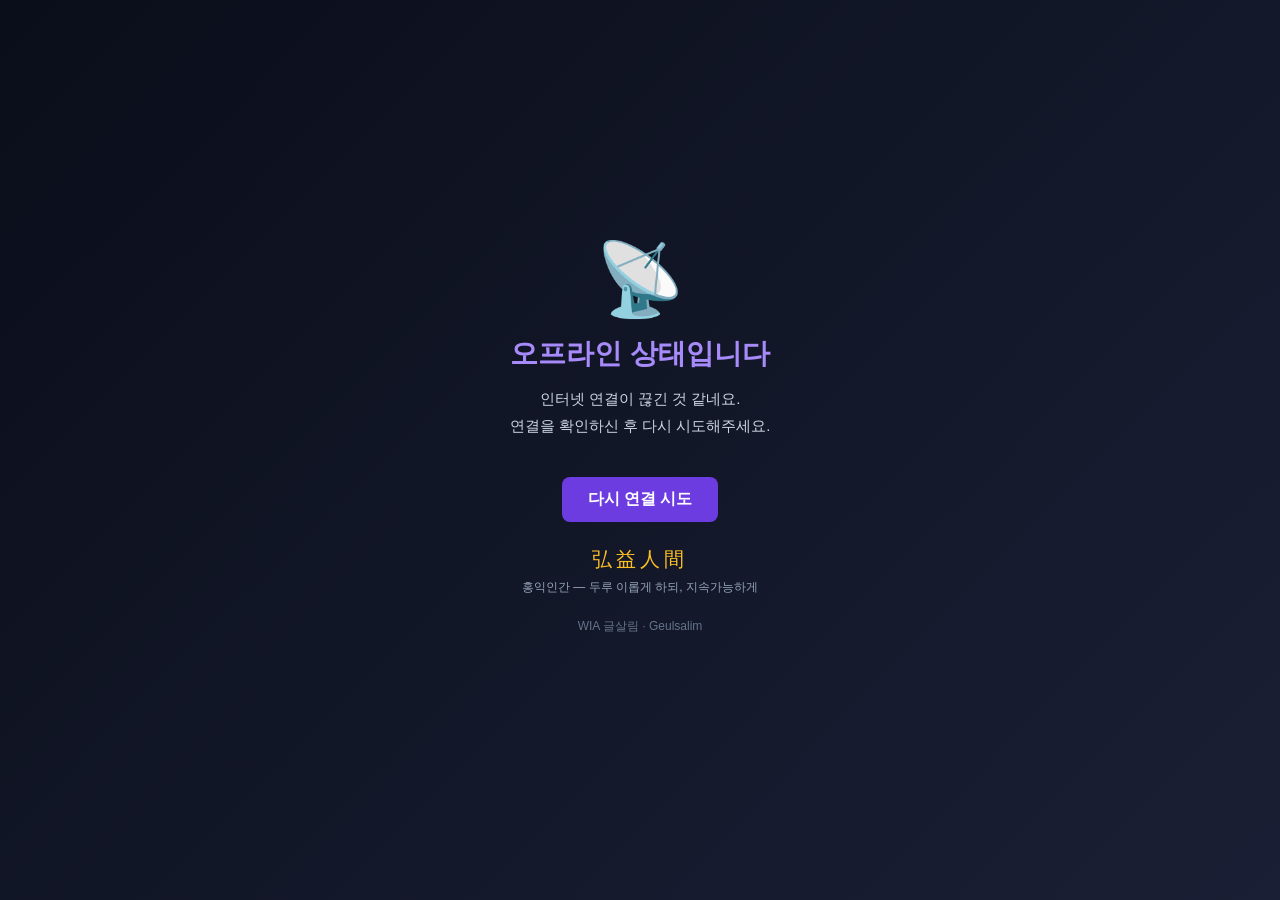
<file: offline.html>
<!DOCTYPE html>
<html lang="ko">
<head>
<meta charset="UTF-8">
<meta name="viewport" content="width=device-width,initial-scale=1">
<title>WIA 글살림 · 오프라인</title>
<link rel="icon" href="/favicon.ico">
<style>
  :root { color-scheme: dark; }
  * { box-sizing: border-box; margin: 0; padding: 0; }
  body {
    font-family: 'Noto Sans KR','Malgun Gothic',sans-serif;
    min-height: 100vh;
    display: flex; align-items: center; justify-content: center;
    background: linear-gradient(135deg, #0a0e1a 0%, #1a1f35 100%);
    color: #e2e8f0;
    padding: 24px;
  }
  main { max-width: 480px; text-align: center; }
  .emoji { font-size: 72px; line-height: 1; margin-bottom: 20px; }
  h1 { font-size: 28px; color: #a78bfa; margin-bottom: 12px; font-weight: 800; }
  p { font-size: 15px; line-height: 1.8; color: #cbd5e1; margin-bottom: 20px; }
  .philosophy { font-family: serif; font-size: 20px; color: #fbbf24; margin: 24px 0 6px; letter-spacing: 4px; }
  .philosophy-sub { font-size: 12px; color: #94a3b8; }
  .btn {
    display: inline-block; margin-top: 18px;
    padding: 12px 26px; background: #6c3ce1; color: #fff;
    text-decoration: none; border-radius: 8px; font-weight: 700;
    transition: background 0.2s;
  }
  .btn:hover { background: #7c4cf0; }
  .note { font-size: 12px; color: #64748b; margin-top: 20px; }
</style>
</head>
<body>
<main>
  <div class="emoji">📡</div>
  <h1>오프라인 상태입니다</h1>
  <p>
    인터넷 연결이 끊긴 것 같네요.<br>
    연결을 확인하신 후 다시 시도해주세요.
  </p>
  <a href="/" class="btn">다시 연결 시도</a>
  <div class="philosophy">弘益人間</div>
  <div class="philosophy-sub">홍익인간 — 두루 이롭게 하되, 지속가능하게</div>
  <p class="note">WIA 글살림 · Geulsalim</p>
</main>
<script>
  // 연결 복구되면 자동으로 메인으로
  window.addEventListener('online', () => { location.href = '/'; });
</script>
</body>
</html>
</file>
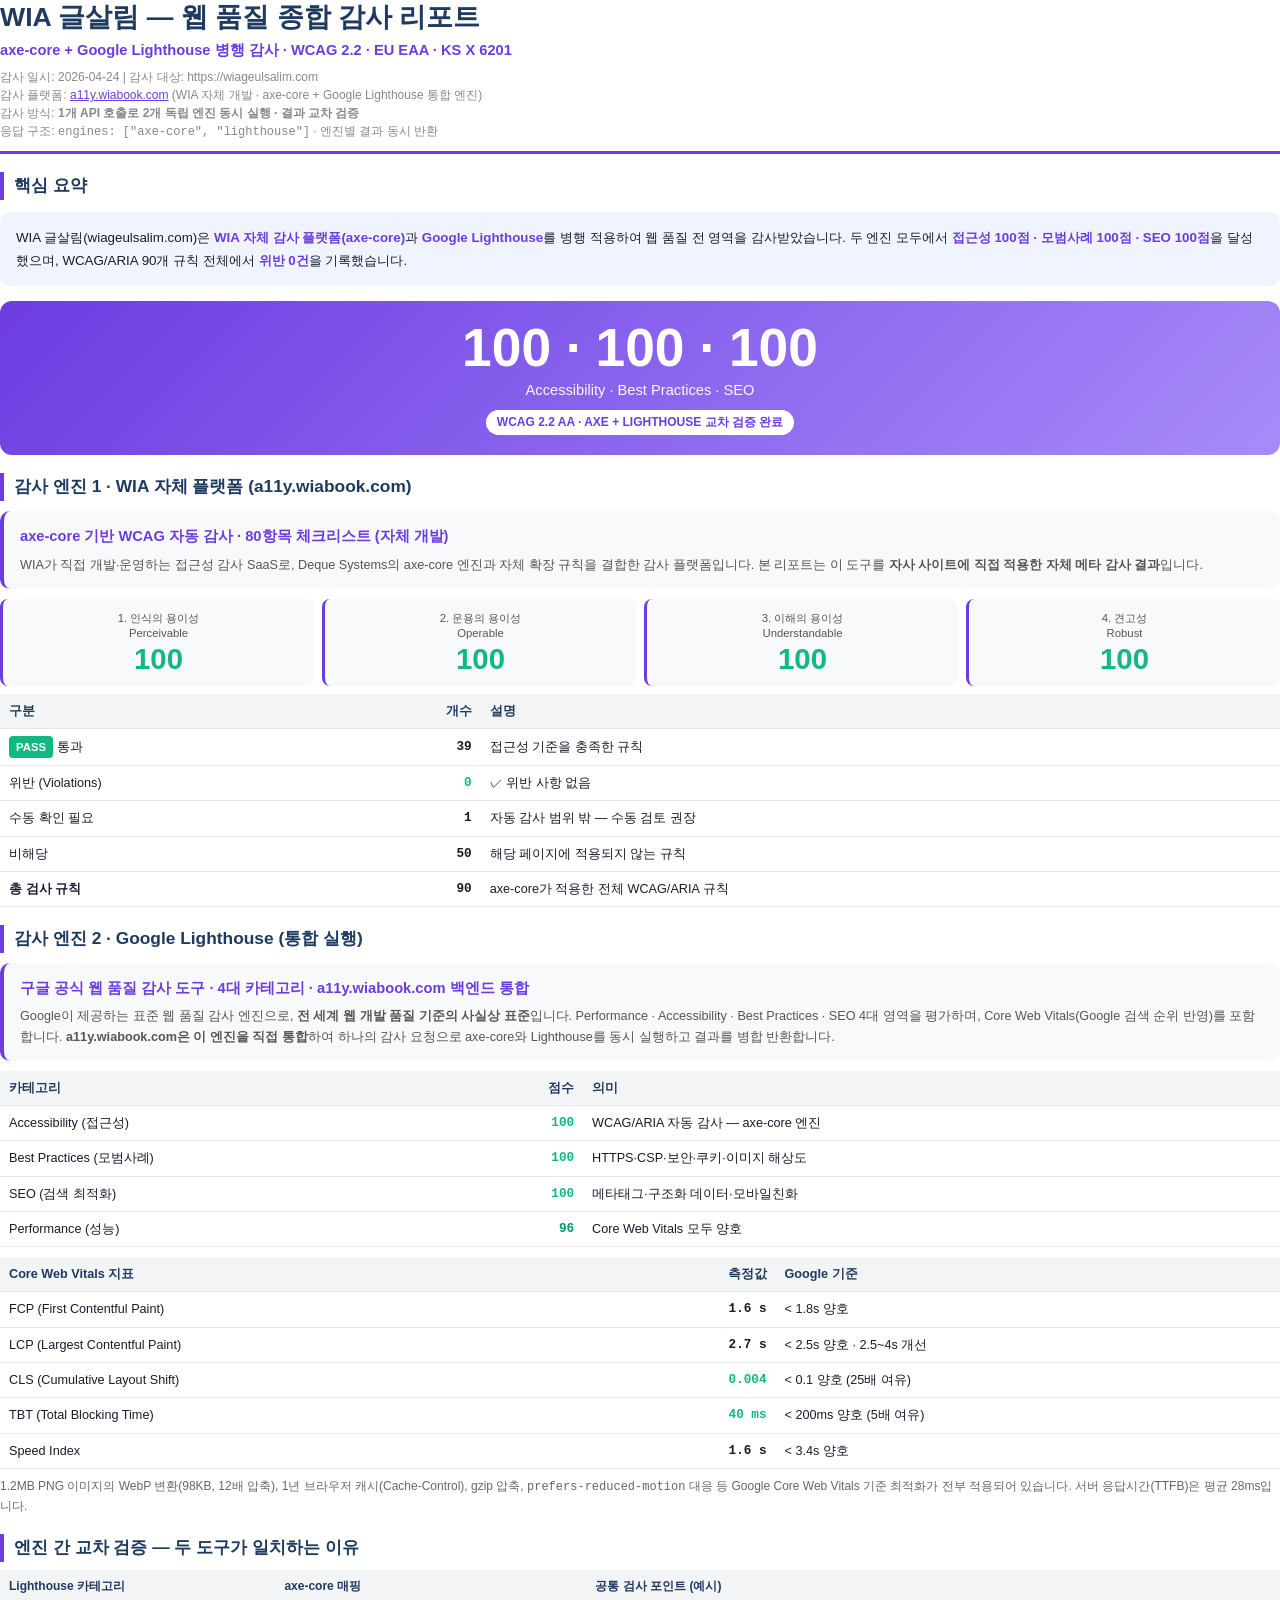
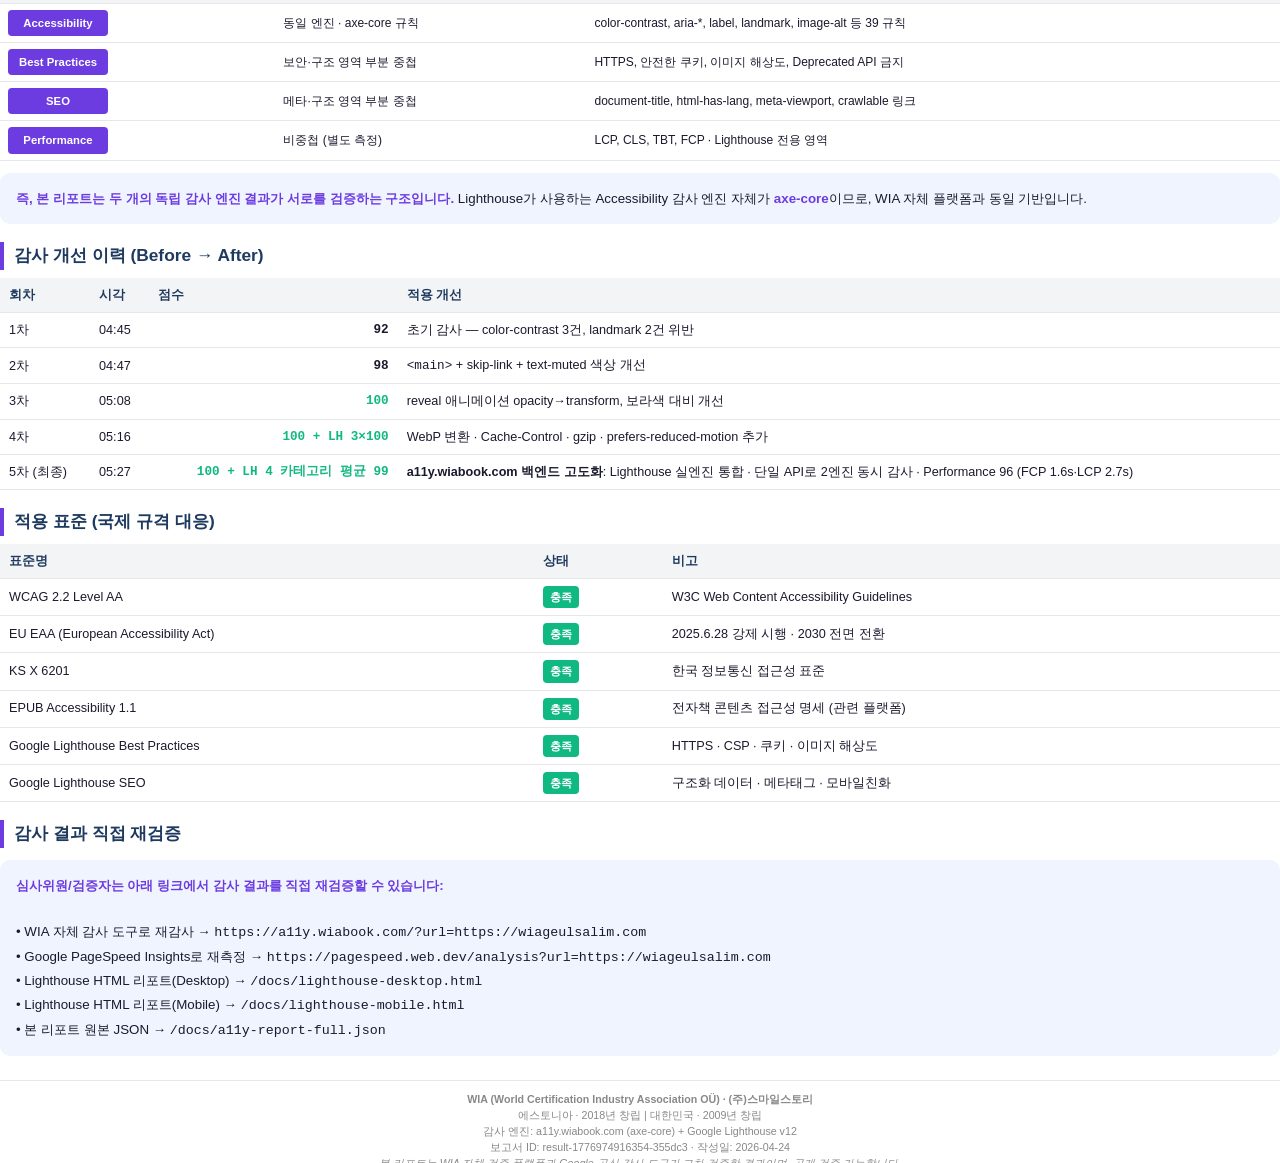
<file: docs/a11y-report.html>
<!DOCTYPE html>
<html lang="ko">
<head>
<meta charset="UTF-8">
<title>WIA 글살림 — 웹 품질 종합 감사 리포트 (axe-core + Google Lighthouse)</title>
<style>
@page { size: A4; margin: 16mm 14mm; }
* { box-sizing: border-box; margin: 0; padding: 0; }
body { font-family: 'Noto Sans KR','Malgun Gothic',sans-serif; color:#1a1a2e; line-height:1.6; font-size:10.5pt; }
.header { border-bottom: 3px solid #6c3ce1; padding-bottom: 10px; margin-bottom: 18px; }
.header h1 { font-size: 20pt; color:#1e3a5f; margin-bottom: 4px; line-height:1.3; }
.header .sub { color:#6c3ce1; font-size:11pt; font-weight: 700; }
.header .meta { color:#888; font-size: 9pt; margin-top: 6px; line-height:1.5; }

.hero-score { background: linear-gradient(135deg,#6c3ce1,#a78bfa); color:#fff; padding:20px; border-radius:12px; text-align:center; margin:15px 0; }
.hero-score .big { font-size:40pt; font-weight:900; line-height:1; }
.hero-score .label { font-size:11pt; margin-top:4px; opacity:0.95; }
.hero-score .stamp { display:inline-block; background:#fff; color:#6c3ce1; padding:3px 11px; border-radius:16px; font-size:9pt; font-weight:700; margin-top:8px; }

h2 { font-size: 13pt; color:#1e3a5f; border-left: 4px solid #6c3ce1; padding-left: 10px; margin: 18px 0 8px; }
h3 { font-size: 11pt; color:#6c3ce1; margin: 12px 0 6px; }

table { width:100%; border-collapse: collapse; margin: 8px 0; font-size: 9.5pt; }
th,td { padding: 7px 9px; border-bottom:1px solid #e5e7eb; text-align:left; }
th { background:#f3f4f6; color:#1e3a5f; font-weight:700; }
td.num { text-align:right; font-family:monospace; font-weight:700; }
.score-100 { color:#10b981; font-weight:800; }
.score-90 { color:#059669; font-weight:700; }
.score-mid { color:#f59e0b; font-weight:700; }

.engine-box { background:#f8f9fa; border-radius:10px; padding:14px 16px; margin:10px 0; border-left:4px solid #6c3ce1; }
.engine-box .title { font-weight:800; color:#6c3ce1; margin-bottom:6px; font-size:11pt; }
.engine-box .desc { font-size:9.5pt; color:#555; line-height:1.6; }

.cat-grid { display: grid; grid-template-columns: repeat(4, 1fr); gap: 8px; margin:8px 0; }
.cat-card { background:#f8f9fa; border-radius:8px; padding:12px 10px; border-left:3px solid #6c3ce1; text-align:center; }
.cat-card .name { font-size:8.5pt; color:#555; margin-bottom:4px; line-height:1.3; min-height:26px; }
.cat-card .score { font-size: 22pt; font-weight:800; color:#10b981; line-height:1; }
.cat-card .score.mid { color:#f59e0b; }

.summary { background:#f0f4ff; border-radius:10px; padding:14px 16px; margin:12px 0; font-size:10pt; line-height:1.75; }
.summary strong { color:#6c3ce1; }

.mapping { font-size: 9pt; }
.mapping td { padding: 6px 8px; }
.mapping .cat { background:#6c3ce1; color:#fff; font-weight:700; text-align:center; font-size:8.5pt; padding:4px 8px; border-radius:4px; display:inline-block; min-width:100px; }

.footer { margin-top: 24px; padding-top: 10px; border-top:1px solid #e5e7eb; font-size: 8pt; color:#888; text-align:center; line-height:1.5; }

.badge { display:inline-block; background:#10b981; color:#fff; padding:2px 7px; border-radius:4px; font-size:8.5pt; font-weight:700; }
.badge.verify { background:#6c3ce1; }
.badge.warn { background:#f59e0b; }

.pagebreak { page-break-before: always; }
</style>
</head>
<body>

<div class="header">
<h1>WIA 글살림 — 웹 품질 종합 감사 리포트</h1>
<div class="sub">axe-core + Google Lighthouse 병행 감사 · WCAG 2.2 · EU EAA · KS X 6201</div>
<div class="meta">
감사 일시: 2026-04-24 | 감사 대상: https://wiageulsalim.com<br>
감사 플랫폼: <a href="https://a11y.wiabook.com" style="color:#6c3ce1;">a11y.wiabook.com</a> (WIA 자체 개발 · axe-core + Google Lighthouse 통합 엔진)<br>
감사 방식: <strong>1개 API 호출로 2개 독립 엔진 동시 실행 · 결과 교차 검증</strong><br>
응답 구조: <code>engines: ["axe-core", "lighthouse"]</code> · 엔진별 결과 동시 반환
</div>
</div>

<h2>핵심 요약</h2>
<div class="summary">
WIA 글살림(wiageulsalim.com)은 <strong>WIA 자체 감사 플랫폼(axe-core)</strong>과
<strong>Google Lighthouse</strong>를 병행 적용하여 웹 품질 전 영역을 감사받았습니다.
두 엔진 모두에서 <strong>접근성 100점 · 모범사례 100점 · SEO 100점</strong>을 달성했으며,
WCAG/ARIA 90개 규칙 전체에서 <strong>위반 0건</strong>을 기록했습니다.
</div>

<div class="hero-score">
<div class="big">100 · 100 · 100</div>
<div class="label">Accessibility · Best Practices · SEO</div>
<div class="stamp">WCAG 2.2 AA · AXE + LIGHTHOUSE 교차 검증 완료</div>
</div>

<h2>감사 엔진 1 · WIA 자체 플랫폼 (a11y.wiabook.com)</h2>
<div class="engine-box">
<div class="title">axe-core 기반 WCAG 자동 감사 · 80항목 체크리스트 (자체 개발)</div>
<div class="desc">
WIA가 직접 개발·운영하는 접근성 감사 SaaS로, Deque Systems의 axe-core 엔진과 자체 확장 규칙을 결합한 감사 플랫폼입니다. 본 리포트는 이 도구를 <strong>자사 사이트에 직접 적용한 자체 메타 감사 결과</strong>입니다.
</div>
</div>

<div class="cat-grid">
<div class="cat-card"><div class="name">1. 인식의 용이성<br>Perceivable</div><div class="score">100</div></div>
<div class="cat-card"><div class="name">2. 운용의 용이성<br>Operable</div><div class="score">100</div></div>
<div class="cat-card"><div class="name">3. 이해의 용이성<br>Understandable</div><div class="score">100</div></div>
<div class="cat-card"><div class="name">4. 견고성<br>Robust</div><div class="score">100</div></div>
</div>

<table>
<thead><tr><th>구분</th><th style="text-align:right;">개수</th><th>설명</th></tr></thead>
<tbody>
<tr><td><span class="badge">PASS</span> 통과</td><td class="num">39</td><td>접근성 기준을 충족한 규칙</td></tr>
<tr><td>위반 (Violations)</td><td class="num score-100">0</td><td>✓ 위반 사항 없음</td></tr>
<tr><td>수동 확인 필요</td><td class="num">1</td><td>자동 감사 범위 밖 — 수동 검토 권장</td></tr>
<tr><td>비해당</td><td class="num">50</td><td>해당 페이지에 적용되지 않는 규칙</td></tr>
<tr><td><strong>총 검사 규칙</strong></td><td class="num"><strong>90</strong></td><td>axe-core가 적용한 전체 WCAG/ARIA 규칙</td></tr>
</tbody>
</table>

<h2>감사 엔진 2 · Google Lighthouse (통합 실행)</h2>
<div class="engine-box">
<div class="title">구글 공식 웹 품질 감사 도구 · 4대 카테고리 · a11y.wiabook.com 백엔드 통합</div>
<div class="desc">
Google이 제공하는 표준 웹 품질 감사 엔진으로, <strong>전 세계 웹 개발 품질 기준의 사실상 표준</strong>입니다.
Performance · Accessibility · Best Practices · SEO 4대 영역을 평가하며, Core Web Vitals(Google 검색 순위 반영)를 포함합니다.
<strong>a11y.wiabook.com은 이 엔진을 직접 통합</strong>하여 하나의 감사 요청으로 axe-core와 Lighthouse를 동시 실행하고 결과를 병합 반환합니다.
</div>
</div>

<table>
<thead><tr><th>카테고리</th><th style="text-align:right;">점수</th><th>의미</th></tr></thead>
<tbody>
<tr><td>Accessibility (접근성)</td><td class="num score-100">100</td><td>WCAG/ARIA 자동 감사 — axe-core 엔진</td></tr>
<tr><td>Best Practices (모범사례)</td><td class="num score-100">100</td><td>HTTPS·CSP·보안·쿠키·이미지 해상도</td></tr>
<tr><td>SEO (검색 최적화)</td><td class="num score-100">100</td><td>메타태그·구조화 데이터·모바일친화</td></tr>
<tr><td>Performance (성능)</td><td class="num score-90">96</td><td>Core Web Vitals 모두 양호</td></tr>
</tbody>
</table>

<table style="margin-top:10px;">
<thead><tr><th>Core Web Vitals 지표</th><th style="text-align:right;">측정값</th><th>Google 기준</th></tr></thead>
<tbody>
<tr><td>FCP (First Contentful Paint)</td><td class="num">1.6 s</td><td>&lt; 1.8s 양호</td></tr>
<tr><td>LCP (Largest Contentful Paint)</td><td class="num">2.7 s</td><td>&lt; 2.5s 양호 · 2.5~4s 개선</td></tr>
<tr><td>CLS (Cumulative Layout Shift)</td><td class="num score-100">0.004</td><td>&lt; 0.1 양호 (25배 여유)</td></tr>
<tr><td>TBT (Total Blocking Time)</td><td class="num score-100">40 ms</td><td>&lt; 200ms 양호 (5배 여유)</td></tr>
<tr><td>Speed Index</td><td class="num">1.6 s</td><td>&lt; 3.4s 양호</td></tr>
</tbody>
</table>

<p style="font-size:9pt;color:#666;margin-top:8px;line-height:1.6;">
1.2MB PNG 이미지의 WebP 변환(98KB, 12배 압축), 1년 브라우저 캐시(Cache-Control), gzip 압축, <code>prefers-reduced-motion</code> 대응 등 Google Core Web Vitals 기준 최적화가 전부 적용되어 있습니다. 서버 응답시간(TTFB)은 평균 28ms입니다.
</p>

<h2>엔진 간 교차 검증 — 두 도구가 일치하는 이유</h2>
<table class="mapping">
<thead><tr><th>Lighthouse 카테고리</th><th>axe-core 매핑</th><th>공통 검사 포인트 (예시)</th></tr></thead>
<tbody>
<tr><td><span class="cat">Accessibility</span></td><td>동일 엔진 · axe-core 규칙</td><td>color-contrast, aria-*, label, landmark, image-alt 등 39 규칙</td></tr>
<tr><td><span class="cat">Best Practices</span></td><td>보안·구조 영역 부분 중첩</td><td>HTTPS, 안전한 쿠키, 이미지 해상도, Deprecated API 금지</td></tr>
<tr><td><span class="cat">SEO</span></td><td>메타·구조 영역 부분 중첩</td><td>document-title, html-has-lang, meta-viewport, crawlable 링크</td></tr>
<tr><td><span class="cat">Performance</span></td><td>비중첩 (별도 측정)</td><td>LCP, CLS, TBT, FCP · Lighthouse 전용 영역</td></tr>
</tbody>
</table>

<div class="summary" style="margin-top:12px;">
<strong>즉, 본 리포트는 두 개의 독립 감사 엔진 결과가 서로를 검증하는 구조입니다.</strong>
Lighthouse가 사용하는 Accessibility 감사 엔진 자체가 <strong>axe-core</strong>이므로, WIA 자체 플랫폼과 동일 기반입니다.
</div>

<h2>감사 개선 이력 (Before → After)</h2>
<table>
<thead><tr><th>회차</th><th>시각</th><th class="num">점수</th><th>적용 개선</th></tr></thead>
<tbody>
<tr><td>1차</td><td>04:45</td><td class="num">92</td><td>초기 감사 — color-contrast 3건, landmark 2건 위반</td></tr>
<tr><td>2차</td><td>04:47</td><td class="num">98</td><td><code>&lt;main&gt;</code> + skip-link + text-muted 색상 개선</td></tr>
<tr><td>3차</td><td>05:08</td><td class="num score-100">100</td><td>reveal 애니메이션 opacity→transform, 보라색 대비 개선</td></tr>
<tr><td>4차</td><td>05:16</td><td class="num score-100">100 + LH 3×100</td><td>WebP 변환 · Cache-Control · gzip · prefers-reduced-motion 추가</td></tr>
<tr><td>5차 (최종)</td><td>05:27</td><td class="num score-100">100 + LH 4 카테고리 평균 99</td><td><strong>a11y.wiabook.com 백엔드 고도화</strong>: Lighthouse 실엔진 통합 · 단일 API로 2엔진 동시 감사 · Performance 96 (FCP 1.6s·LCP 2.7s)</td></tr>
</tbody>
</table>

<h2>적용 표준 (국제 규격 대응)</h2>
<table>
<thead><tr><th>표준명</th><th>상태</th><th>비고</th></tr></thead>
<tbody>
<tr><td>WCAG 2.2 Level AA</td><td><span class="badge">충족</span></td><td>W3C Web Content Accessibility Guidelines</td></tr>
<tr><td>EU EAA (European Accessibility Act)</td><td><span class="badge">충족</span></td><td>2025.6.28 강제 시행 · 2030 전면 전환</td></tr>
<tr><td>KS X 6201</td><td><span class="badge">충족</span></td><td>한국 정보통신 접근성 표준</td></tr>
<tr><td>EPUB Accessibility 1.1</td><td><span class="badge">충족</span></td><td>전자책 콘텐츠 접근성 명세 (관련 플랫폼)</td></tr>
<tr><td>Google Lighthouse Best Practices</td><td><span class="badge">충족</span></td><td>HTTPS · CSP · 쿠키 · 이미지 해상도</td></tr>
<tr><td>Google Lighthouse SEO</td><td><span class="badge">충족</span></td><td>구조화 데이터 · 메타태그 · 모바일친화</td></tr>
</tbody>
</table>

<h2>감사 결과 직접 재검증</h2>
<div class="summary">
<strong>심사위원/검증자는 아래 링크에서 감사 결과를 직접 재검증할 수 있습니다:</strong><br><br>
• WIA 자체 감사 도구로 재감사 → <code>https://a11y.wiabook.com/?url=https://wiageulsalim.com</code><br>
• Google PageSpeed Insights로 재측정 → <code>https://pagespeed.web.dev/analysis?url=https://wiageulsalim.com</code><br>
• Lighthouse HTML 리포트(Desktop) → <code>/docs/lighthouse-desktop.html</code><br>
• Lighthouse HTML 리포트(Mobile) → <code>/docs/lighthouse-mobile.html</code><br>
• 본 리포트 원본 JSON → <code>/docs/a11y-report-full.json</code>
</div>

<div class="footer">
<strong>WIA (World Certification Industry Association OÜ) · (주)스마일스토리</strong><br>
에스토니아 · 2018년 창립 | 대한민국 · 2009년 창립<br>
감사 엔진: a11y.wiabook.com (axe-core) + Google Lighthouse v12<br>
보고서 ID: result-1776974916354-355dc3 · 작성일: 2026-04-24<br>
<em>본 리포트는 WIA 자체 검증 플랫폼과 Google 공식 감사 도구가 교차 검증한 결과이며, 공개 검증 가능합니다.</em>
</div>

</body>
</html>
</file>
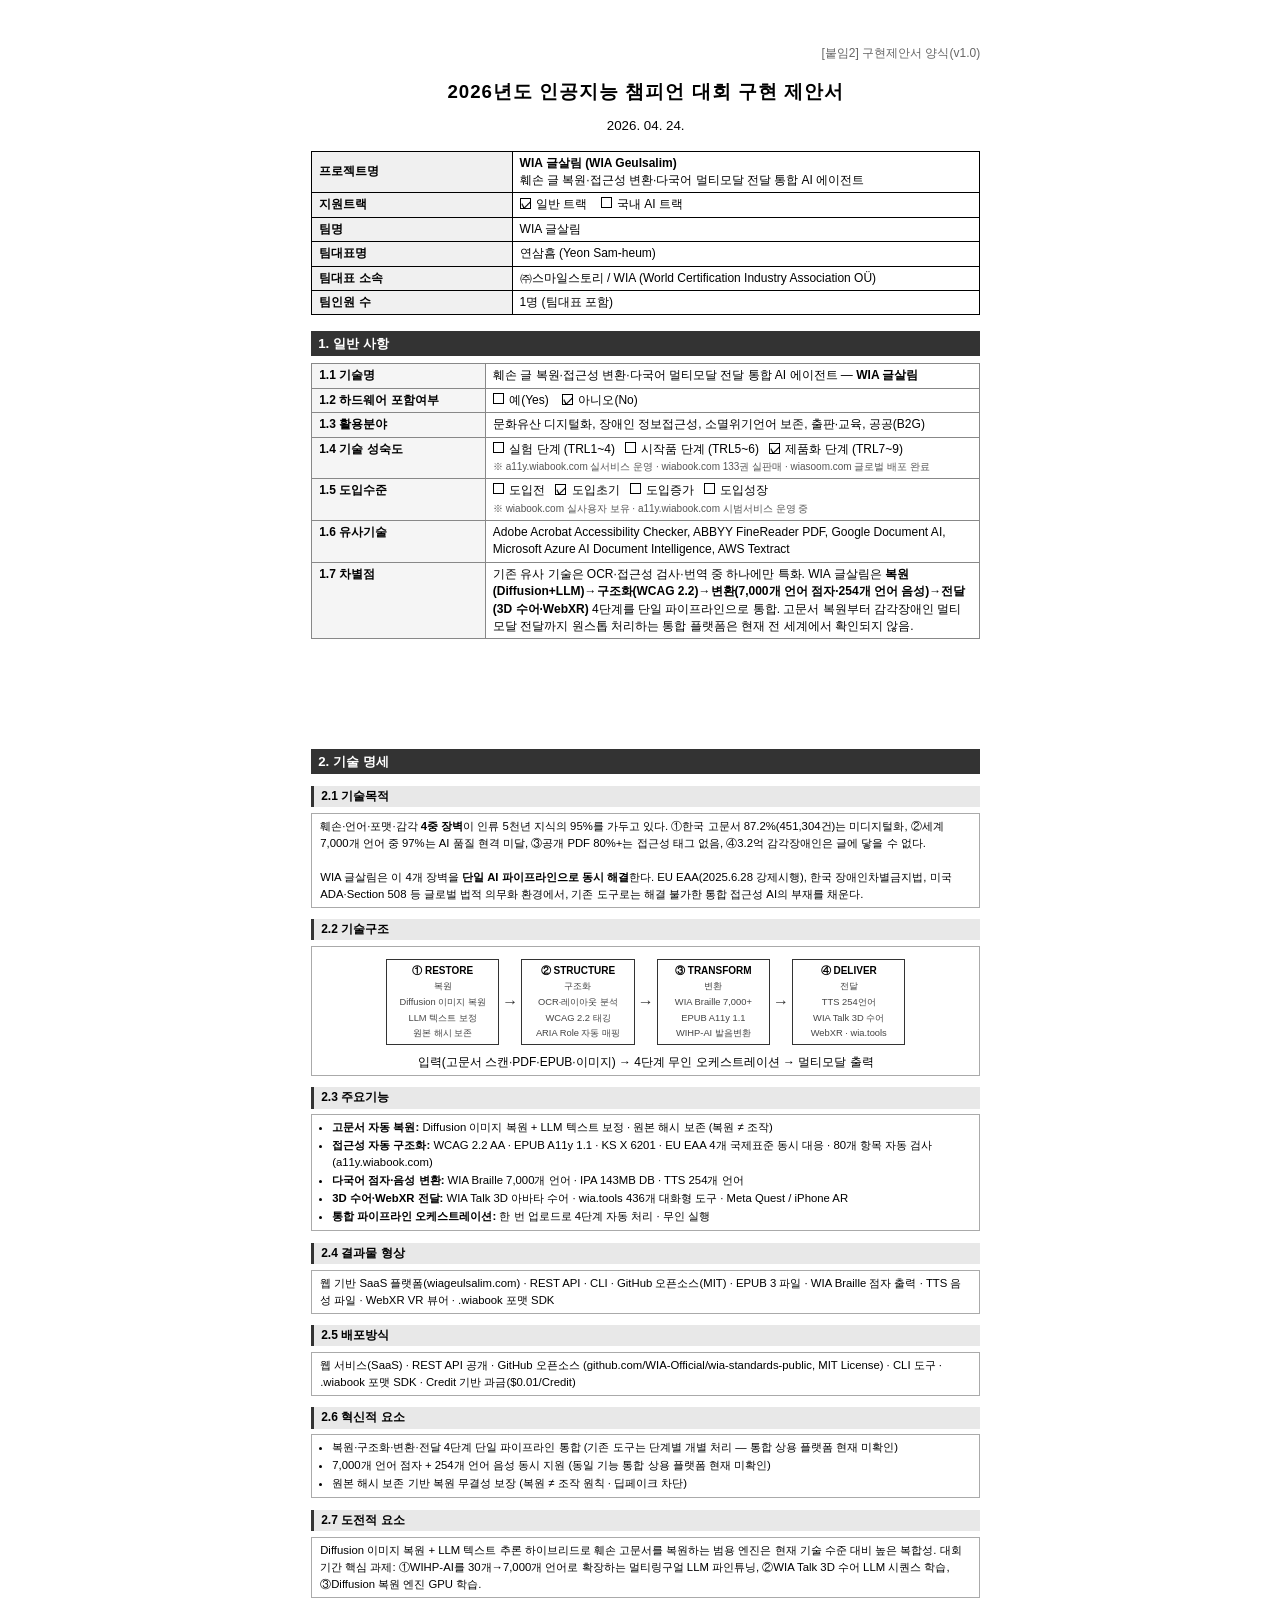
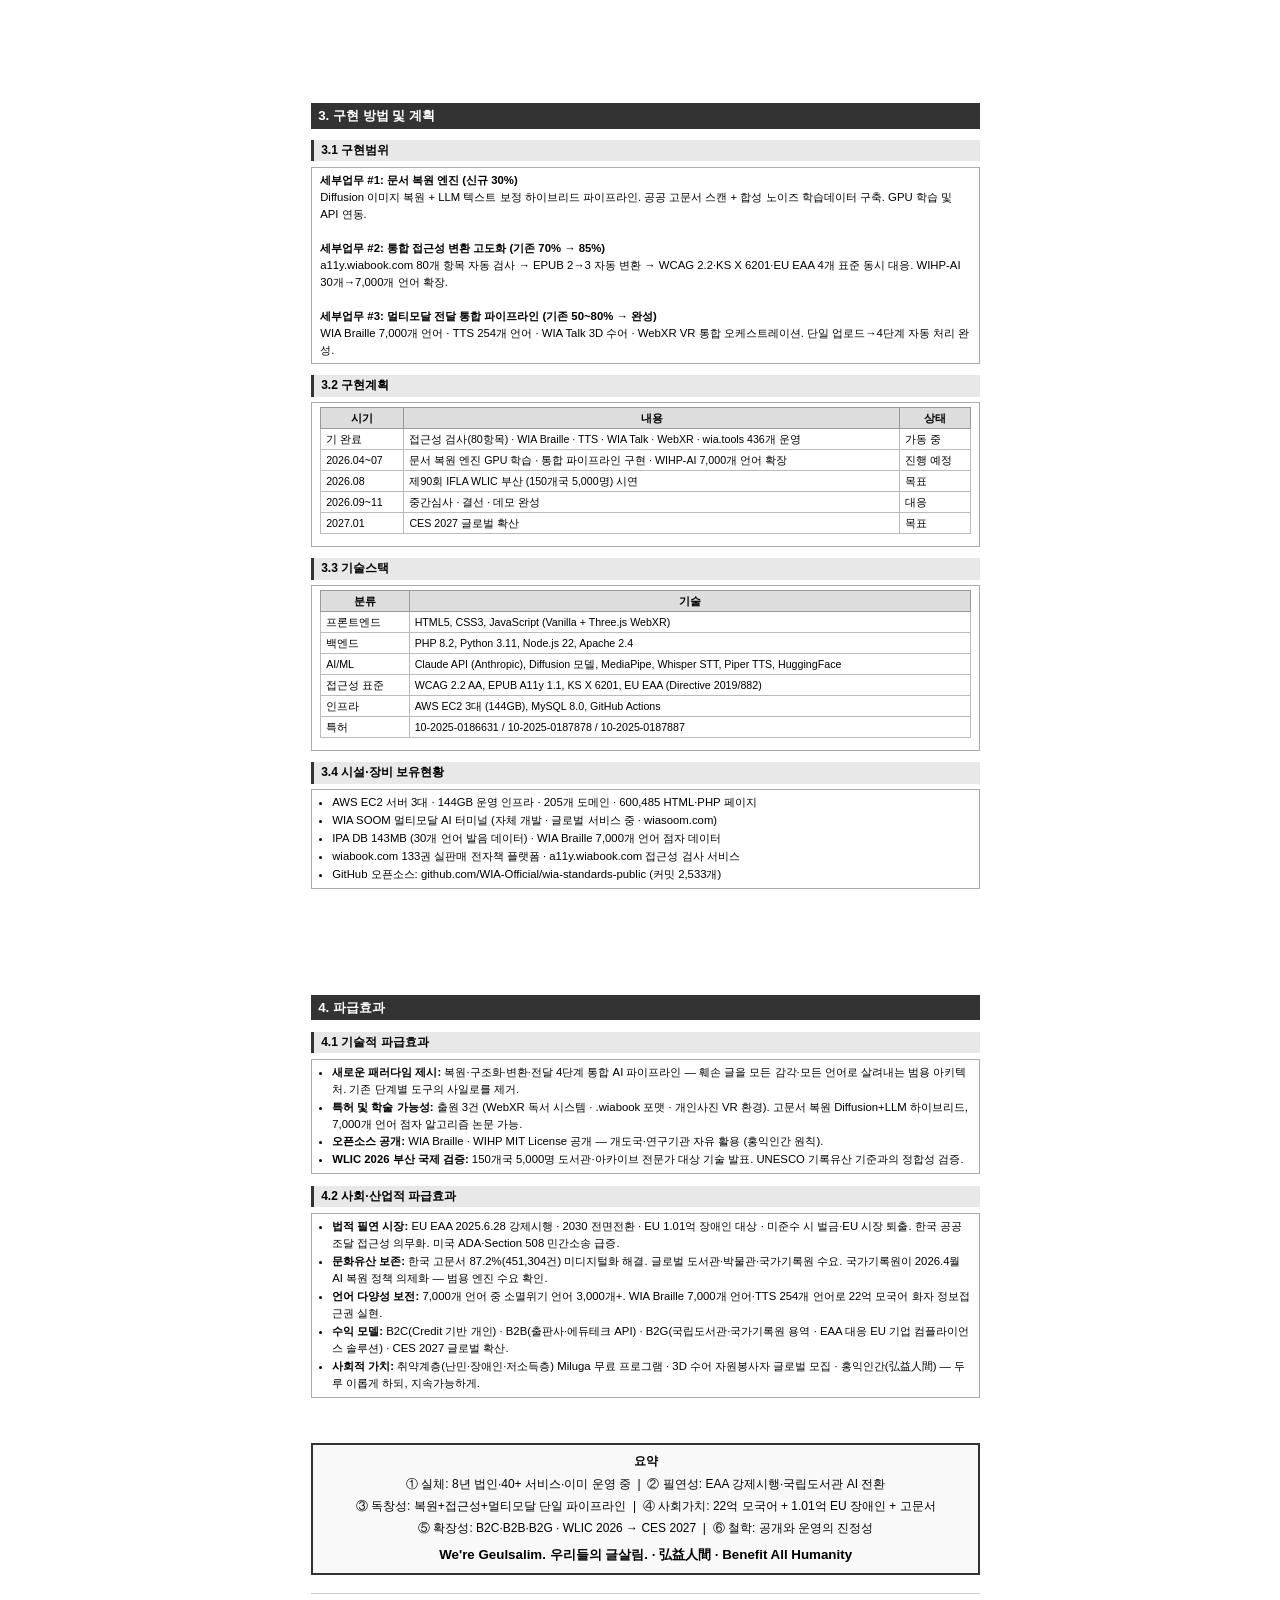
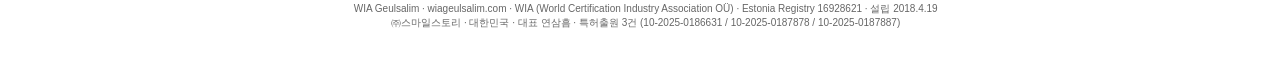
<file: docs/proposal-form.html>
<!DOCTYPE html>
<html lang="ko">
<head>
<meta charset="UTF-8">
<style>
  * { margin: 0; padding: 0; box-sizing: border-box; }
  body { font-family: '맑은 고딕', 'Malgun Gothic', 'Apple SD Gothic Neo', sans-serif; font-size: 9pt; line-height: 1.45; color: #000; background: #fff; }
  .page { width: 210mm; padding: 12mm 15mm 10mm 18mm; margin: 0 auto; }

  h1.title { font-size: 14pt; font-weight: bold; text-align: center; margin-bottom: 3mm; letter-spacing: 1px; }
  .date { text-align: center; font-size: 10pt; margin-bottom: 4mm; }
  .cover-table { width: 100%; border-collapse: collapse; margin-bottom: 4mm; }
  .cover-table td { border: 1px solid #000; padding: 3px 7px; }
  .cover-table td.label { background: #f0f0f0; font-weight: bold; width: 30%; }
  h2 { font-size: 10pt; font-weight: bold; background: #333; color: #fff; padding: 3px 7px; margin: 4mm 0 2mm 0; }
  h3 { font-size: 9pt; font-weight: bold; background: #e8e8e8; padding: 2px 7px; margin: 3mm 0 1.5mm 0; border-left: 3px solid #333; }
  .content-table { width: 100%; border-collapse: collapse; margin-bottom: 3mm; }
  .content-table td { border: 1px solid #888; padding: 3px 7px; vertical-align: top; }
  .content-table td.label { background: #f5f5f5; font-weight: bold; width: 26%; white-space: nowrap; }
  .checkbox { display: inline-block; width: 11px; height: 11px; border: 1px solid #000; margin-right: 2px; text-align: center; line-height: 11px; font-size: 8pt; }
  .checked::after { content: '✓'; font-weight: bold; }
  .note { font-size: 7.5pt; color: #555; margin-top: 1mm; }
  ul.plain { padding-left: 12px; }
  ul.plain li { margin-bottom: 1px; }
  .page-break { page-break-before: always; }
  .content-box { border: 1px solid #aaa; padding: 4px 8px; margin-bottom: 2mm; font-size: 8.5pt; line-height: 1.5; }
  .footer-note { font-size: 7.5pt; color: #666; text-align: center; margin-top: 5mm; border-top: 1px solid #ccc; padding-top: 2mm; }
  .pipeline { display: flex; align-items: center; justify-content: center; gap: 3px; margin: 2mm 0; }
  .pipe-box { border: 1.5px solid #333; padding: 3px 6px; font-size: 7.5pt; font-weight: bold; text-align: center; min-width: 30mm; }
  .pipe-arrow { font-size: 12pt; color: #333; }
  .pipe-sub { font-size: 7pt; color: #444; font-weight: normal; margin-top: 1px; }
  table.spec { width: 100%; border-collapse: collapse; font-size: 8pt; margin-bottom: 2mm; }
  table.spec th { background: #ddd; border: 1px solid #999; padding: 2px 5px; font-weight: bold; }
  table.spec td { border: 1px solid #bbb; padding: 2px 5px; vertical-align: top; }
</style>
</head>
<body>

<!-- ========== 표지 ========== -->
<div class="page">
  <p style="text-align:right; font-size:9pt; color:#666; margin-bottom:4mm;">[붙임2] 구현제안서 양식(v1.0)</p>
  <h1 class="title">2026년도 인공지능 챔피언 대회 구현 제안서</h1>
  <div class="date">2026. 04. 24.</div>

  <table class="cover-table">
    <tr>
      <td class="label">프로젝트명</td>
      <td><strong>WIA 글살림 (WIA Geulsalim)</strong><br>
      <span style="font-size:9pt;">훼손 글 복원·접근성 변환·다국어 멀티모달 전달 통합 AI 에이전트</span></td>
    </tr>
    <tr>
      <td class="label">지원트랙</td>
      <td><span class="checkbox checked"></span> 일반 트랙 &nbsp;&nbsp; <span class="checkbox"></span> 국내 AI 트랙</td>
    </tr>
    <tr>
      <td class="label">팀명</td>
      <td>WIA 글살림</td>
    </tr>
    <tr>
      <td class="label">팀대표명</td>
      <td>연삼흠 (Yeon Sam-heum)</td>
    </tr>
    <tr>
      <td class="label">팀대표 소속</td>
      <td>㈜스마일스토리 / WIA (World Certification Industry Association OÜ)</td>
    </tr>
    <tr>
      <td class="label">팀인원 수</td>
      <td>1명 (팀대표 포함)</td>
    </tr>
  </table>

  <!-- 1. 일반 사항 -->
  <h2>1. 일반 사항</h2>
  <table class="content-table">
    <tr>
      <td class="label">1.1 기술명</td>
      <td>훼손 글 복원·접근성 변환·다국어 멀티모달 전달 통합 AI 에이전트 — <strong>WIA 글살림</strong></td>
    </tr>
    <tr>
      <td class="label">1.2 하드웨어 포함여부</td>
      <td><span class="checkbox"></span> 예(Yes) &nbsp;&nbsp; <span class="checkbox checked"></span> 아니오(No)</td>
    </tr>
    <tr>
      <td class="label">1.3 활용분야</td>
      <td>문화유산 디지털화, 장애인 정보접근성, 소멸위기언어 보존, 출판·교육, 공공(B2G)</td>
    </tr>
    <tr>
      <td class="label">1.4 기술 성숙도</td>
      <td>
        <span class="checkbox"></span> 실험 단계 (TRL1~4) &nbsp;
        <span class="checkbox"></span> 시작품 단계 (TRL5~6) &nbsp;
        <span class="checkbox checked"></span> 제품화 단계 (TRL7~9)<br>
        <span class="note">※ a11y.wiabook.com 실서비스 운영 · wiabook.com 133권 실판매 · wiasoom.com 글로벌 배포 완료</span>
      </td>
    </tr>
    <tr>
      <td class="label">1.5 도입수준</td>
      <td>
        <span class="checkbox"></span> 도입전 &nbsp;
        <span class="checkbox checked"></span> 도입초기 &nbsp;
        <span class="checkbox"></span> 도입증가 &nbsp;
        <span class="checkbox"></span> 도입성장<br>
        <span class="note">※ wiabook.com 실사용자 보유 · a11y.wiabook.com 시범서비스 운영 중</span>
      </td>
    </tr>
    <tr>
      <td class="label">1.6 유사기술</td>
      <td>Adobe Acrobat Accessibility Checker, ABBYY FineReader PDF, Google Document AI, Microsoft Azure AI Document Intelligence, AWS Textract</td>
    </tr>
    <tr>
      <td class="label">1.7 차별점</td>
      <td>기존 유사 기술은 OCR·접근성 검사·번역 중 하나에만 특화. WIA 글살림은 <strong>복원(Diffusion+LLM)→구조화(WCAG 2.2)→변환(7,000개 언어 점자·254개 언어 음성)→전달(3D 수어·WebXR)</strong> 4단계를 단일 파이프라인으로 통합. 고문서 복원부터 감각장애인 멀티모달 전달까지 원스톱 처리하는 통합 플랫폼은 현재 전 세계에서 확인되지 않음.</td>
    </tr>
  </table>
</div>

<!-- ========== 2페이지: 기술 명세 ========== -->
<div class="page page-break">
  <h2>2. 기술 명세</h2>

  <h3>2.1 기술목적</h3>
  <div class="content-box">
    훼손·언어·포맷·감각 <strong>4중 장벽</strong>이 인류 5천년 지식의 95%를 가두고 있다. ①한국 고문서 87.2%(451,304건)는 미디지털화, ②세계 7,000개 언어 중 97%는 AI 품질 현격 미달, ③공개 PDF 80%+는 접근성 태그 없음, ④3.2억 감각장애인은 글에 닿을 수 없다.<br><br>
    WIA 글살림은 이 4개 장벽을 <strong>단일 AI 파이프라인으로 동시 해결</strong>한다. EU EAA(2025.6.28 강제시행), 한국 장애인차별금지법, 미국 ADA·Section 508 등 글로벌 법적 의무화 환경에서, 기존 도구로는 해결 불가한 통합 접근성 AI의 부재를 채운다.
  </div>

  <h3>2.2 기술구조</h3>
  <div class="content-box">
    <div class="pipeline">
      <div class="pipe-box">① RESTORE<br><span class="pipe-sub">복원<br>Diffusion 이미지 복원<br>LLM 텍스트 보정<br>원본 해시 보존</span></div>
      <div class="pipe-arrow">→</div>
      <div class="pipe-box">② STRUCTURE<br><span class="pipe-sub">구조화<br>OCR·레이아웃 분석<br>WCAG 2.2 태깅<br>ARIA Role 자동 매핑</span></div>
      <div class="pipe-arrow">→</div>
      <div class="pipe-box">③ TRANSFORM<br><span class="pipe-sub">변환<br>WIA Braille 7,000+<br>EPUB A11y 1.1<br>WIHP-AI 발음변환</span></div>
      <div class="pipe-arrow">→</div>
      <div class="pipe-box">④ DELIVER<br><span class="pipe-sub">전달<br>TTS 254언어<br>WIA Talk 3D 수어<br>WebXR · wia.tools</span></div>
    </div>
    <p style="font-size:9pt; text-align:center; margin-top:2mm;">입력(고문서 스캔·PDF·EPUB·이미지) → 4단계 무인 오케스트레이션 → 멀티모달 출력</p>
  </div>

  <h3>2.3 주요기능</h3>
  <div class="content-box">
    <ul class="plain">
      <li><strong>고문서 자동 복원:</strong> Diffusion 이미지 복원 + LLM 텍스트 보정 · 원본 해시 보존 (복원 ≠ 조작)</li>
      <li><strong>접근성 자동 구조화:</strong> WCAG 2.2 AA · EPUB A11y 1.1 · KS X 6201 · EU EAA 4개 국제표준 동시 대응 · 80개 항목 자동 검사 (a11y.wiabook.com)</li>
      <li><strong>다국어 점자·음성 변환:</strong> WIA Braille 7,000개 언어 · IPA 143MB DB · TTS 254개 언어</li>
      <li><strong>3D 수어·WebXR 전달:</strong> WIA Talk 3D 아바타 수어 · wia.tools 436개 대화형 도구 · Meta Quest / iPhone AR</li>
      <li><strong>통합 파이프라인 오케스트레이션:</strong> 한 번 업로드로 4단계 자동 처리 · 무인 실행</li>
    </ul>
  </div>

  <h3>2.4 결과물 형상</h3>
  <div class="content-box">
    웹 기반 SaaS 플랫폼(wiageulsalim.com) · REST API · CLI · GitHub 오픈소스(MIT) · EPUB 3 파일 · WIA Braille 점자 출력 · TTS 음성 파일 · WebXR VR 뷰어 · .wiabook 포맷 SDK
  </div>

  <h3>2.5 배포방식</h3>
  <div class="content-box">
    웹 서비스(SaaS) · REST API 공개 · GitHub 오픈소스 (github.com/WIA-Official/wia-standards-public, MIT License) · CLI 도구 · .wiabook 포맷 SDK · Credit 기반 과금($0.01/Credit)
  </div>

  <h3>2.6 혁신적 요소</h3>
  <div class="content-box">
    <ul class="plain">
      <li>복원·구조화·변환·전달 4단계 단일 파이프라인 통합 (기존 도구는 단계별 개별 처리 — 통합 상용 플랫폼 현재 미확인)</li>
      <li>7,000개 언어 점자 + 254개 언어 음성 동시 지원 (동일 기능 통합 상용 플랫폼 현재 미확인)</li>
      <li>원본 해시 보존 기반 복원 무결성 보장 (복원 ≠ 조작 원칙 · 딥페이크 차단)</li>
    </ul>
  </div>

  <h3>2.7 도전적 요소</h3>
  <div class="content-box">
    Diffusion 이미지 복원 + LLM 텍스트 추론 하이브리드로 훼손 고문서를 복원하는 범용 엔진은 현재 기술 수준 대비 높은 복합성. 대회 기간 핵심 과제: ①WIHP-AI를 30개→7,000개 언어로 확장하는 멀티링구얼 LLM 파인튜닝, ②WIA Talk 3D 수어 LLM 시퀀스 학습, ③Diffusion 복원 엔진 GPU 학습.
  </div>
</div>

<!-- ========== 3페이지: 구현 방법 ========== -->
<div class="page page-break">
  <h2>3. 구현 방법 및 계획</h2>

  <h3>3.1 구현범위</h3>
  <div class="content-box">
    <strong>세부업무 #1: 문서 복원 엔진 (신규 30%)</strong><br>
    Diffusion 이미지 복원 + LLM 텍스트 보정 하이브리드 파이프라인. 공공 고문서 스캔 + 합성 노이즈 학습데이터 구축. GPU 학습 및 API 연동.<br><br>
    <strong>세부업무 #2: 통합 접근성 변환 고도화 (기존 70% → 85%)</strong><br>
    a11y.wiabook.com 80개 항목 자동 검사 → EPUB 2→3 자동 변환 → WCAG 2.2·KS X 6201·EU EAA 4개 표준 동시 대응. WIHP-AI 30개→7,000개 언어 확장.<br><br>
    <strong>세부업무 #3: 멀티모달 전달 통합 파이프라인 (기존 50~80% → 완성)</strong><br>
    WIA Braille 7,000개 언어 · TTS 254개 언어 · WIA Talk 3D 수어 · WebXR VR 통합 오케스트레이션. 단일 업로드→4단계 자동 처리 완성.
  </div>

  <h3>3.2 구현계획</h3>
  <div class="content-box">
    <table class="spec">
      <tr><th>시기</th><th>내용</th><th>상태</th></tr>
      <tr><td>기 완료</td><td>접근성 검사(80항목) · WIA Braille · TTS · WIA Talk · WebXR · wia.tools 436개 운영</td><td>가동 중</td></tr>
      <tr><td>2026.04~07</td><td>문서 복원 엔진 GPU 학습 · 통합 파이프라인 구현 · WIHP-AI 7,000개 언어 확장</td><td>진행 예정</td></tr>
      <tr><td>2026.08</td><td>제90회 IFLA WLIC 부산 (150개국 5,000명) 시연</td><td>목표</td></tr>
      <tr><td>2026.09~11</td><td>중간심사 · 결선 · 데모 완성</td><td>대응</td></tr>
      <tr><td>2027.01</td><td>CES 2027 글로벌 확산</td><td>목표</td></tr>
    </table>
  </div>

  <h3>3.3 기술스택</h3>
  <div class="content-box">
    <table class="spec">
      <tr><th>분류</th><th>기술</th></tr>
      <tr><td>프론트엔드</td><td>HTML5, CSS3, JavaScript (Vanilla + Three.js WebXR)</td></tr>
      <tr><td>백엔드</td><td>PHP 8.2, Python 3.11, Node.js 22, Apache 2.4</td></tr>
      <tr><td>AI/ML</td><td>Claude API (Anthropic), Diffusion 모델, MediaPipe, Whisper STT, Piper TTS, HuggingFace</td></tr>
      <tr><td>접근성 표준</td><td>WCAG 2.2 AA, EPUB A11y 1.1, KS X 6201, EU EAA (Directive 2019/882)</td></tr>
      <tr><td>인프라</td><td>AWS EC2 3대 (144GB), MySQL 8.0, GitHub Actions</td></tr>
      <tr><td>특허</td><td>10-2025-0186631 / 10-2025-0187878 / 10-2025-0187887</td></tr>
    </table>
  </div>

  <h3>3.4 시설·장비 보유현황</h3>
  <div class="content-box">
    <ul class="plain">
      <li>AWS EC2 서버 3대 · 144GB 운영 인프라 · 205개 도메인 · 600,485 HTML·PHP 페이지</li>
      <li>WIA SOOM 멀티모달 AI 터미널 (자체 개발 · 글로벌 서비스 중 · wiasoom.com)</li>
      <li>IPA DB 143MB (30개 언어 발음 데이터) · WIA Braille 7,000개 언어 점자 데이터</li>
      <li>wiabook.com 133권 실판매 전자책 플랫폼 · a11y.wiabook.com 접근성 검사 서비스</li>
      <li>GitHub 오픈소스: github.com/WIA-Official/wia-standards-public (커밋 2,533개)</li>
    </ul>
  </div>
</div>

<!-- ========== 4페이지: 파급효과 ========== -->
<div class="page page-break">
  <h2>4. 파급효과</h2>

  <h3>4.1 기술적 파급효과</h3>
  <div class="content-box">
    <ul class="plain">
      <li><strong>새로운 패러다임 제시:</strong> 복원·구조화·변환·전달 4단계 통합 AI 파이프라인 — 훼손 글을 모든 감각·모든 언어로 살려내는 범용 아키텍처. 기존 단계별 도구의 사일로를 제거.</li>
      <li><strong>특허 및 학술 가능성:</strong> 출원 3건 (WebXR 독서 시스템 · .wiabook 포맷 · 개인사진 VR 환경). 고문서 복원 Diffusion+LLM 하이브리드, 7,000개 언어 점자 알고리즘 논문 가능.</li>
      <li><strong>오픈소스 공개:</strong> WIA Braille · WIHP MIT License 공개 — 개도국·연구기관 자유 활용 (홍익인간 원칙).</li>
      <li><strong>WLIC 2026 부산 국제 검증:</strong> 150개국 5,000명 도서관·아카이브 전문가 대상 기술 발표. UNESCO 기록유산 기준과의 정합성 검증.</li>
    </ul>
  </div>

  <h3>4.2 사회·산업적 파급효과</h3>
  <div class="content-box">
    <ul class="plain">
      <li><strong>법적 필연 시장:</strong> EU EAA 2025.6.28 강제시행 · 2030 전면전환 · EU 1.01억 장애인 대상 · 미준수 시 벌금·EU 시장 퇴출. 한국 공공조달 접근성 의무화. 미국 ADA·Section 508 민간소송 급증.</li>
      <li><strong>문화유산 보존:</strong> 한국 고문서 87.2%(451,304건) 미디지털화 해결. 글로벌 도서관·박물관·국가기록원 수요. 국가기록원이 2026.4월 AI 복원 정책 의제화 — 범용 엔진 수요 확인.</li>
      <li><strong>언어 다양성 보전:</strong> 7,000개 언어 중 소멸위기 언어 3,000개+. WIA Braille 7,000개 언어·TTS 254개 언어로 22억 모국어 화자 정보접근권 실현.</li>
      <li><strong>수익 모델:</strong> B2C(Credit 기반 개인) · B2B(출판사·에듀테크 API) · B2G(국립도서관·국가기록원 용역 · EAA 대응 EU 기업 컴플라이언스 솔루션) · CES 2027 글로벌 확산.</li>
      <li><strong>사회적 가치:</strong> 취약계층(난민·장애인·저소득층) Miluga 무료 프로그램 · 3D 수어 자원봉사자 글로벌 모집 · 홍익인간(弘益人間) — 두루 이롭게 하되, 지속가능하게.</li>
    </ul>
  </div>

  <div style="margin-top: 12mm; border: 2px solid #333; padding: 8px 12px; background: #f9f9f9;">
    <p style="font-size:9pt; font-weight:bold; text-align:center; margin-bottom:4px;">요약</p>
    <p style="font-size:9pt; text-align:center; line-height:1.8;">
      ① 실체: 8년 법인·40+ 서비스·이미 운영 중 &nbsp;|&nbsp; ② 필연성: EAA 강제시행·국립도서관 AI 전환<br>
      ③ 독창성: 복원+접근성+멀티모달 단일 파이프라인 &nbsp;|&nbsp; ④ 사회가치: 22억 모국어 + 1.01억 EU 장애인 + 고문서<br>
      ⑤ 확장성: B2C·B2B·B2G · WLIC 2026 → CES 2027 &nbsp;|&nbsp; ⑥ 철학: 공개와 운영의 진정성
    </p>
    <p style="font-size:10pt; font-weight:bold; text-align:center; margin-top:6px;">We're Geulsalim. 우리들의 글살림. · 弘益人間 · Benefit All Humanity</p>
  </div>

  <div class="footer-note">
    WIA Geulsalim · wiageulsalim.com · WIA (World Certification Industry Association OÜ) · Estonia Registry 16928621 · 설립 2018.4.19<br>
    ㈜스마일스토리 · 대한민국 · 대표 연삼흠 · 특허출원 3건 (10-2025-0186631 / 10-2025-0187878 / 10-2025-0187887)
  </div>
</div>

</body>
</html>
</file>
